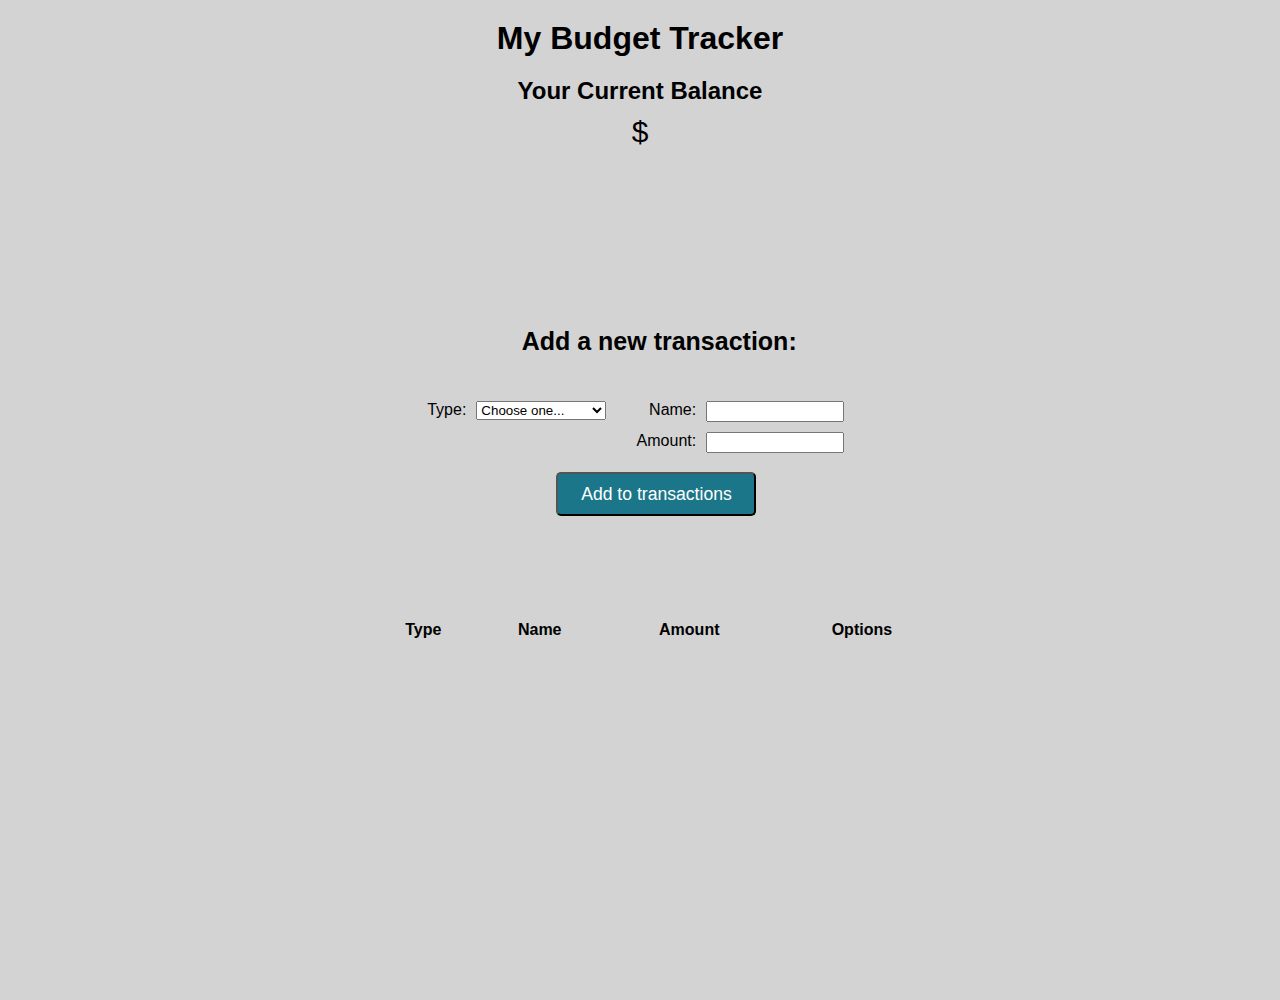
<file: budgetmaker.html>
<!DOCTYPE html>
<html>
<head>
  <title>Budget Tracker</title>
  <link rel="stylesheet" href="budgetmaker.css">
    
</div>
<body>
<div class="headerBar">
    <header>
      <h1 class="title">My Budget Tracker</h1>
      <h2 class="topbar">Your Current Balance</h2>
      <p>
        <span class="currency">$</span>
        <span class="balance"></span>
      </p>
      <header>
  </div>
  <div class="content">
    <h3 class="secondTitle">Add a new transaction: </h3>
    <div class="form">
      <form id="expForm">
        <div class="formLine left">
          <span for="type">Type:</span>
          <select id="type">
            <option value="chooseOne">Choose one...</option>
            <option value="income">Income</option>
            <option value="expense">Expense</option>
          </select>
        </div>
        <div class="formLine right">
          <span for="name">Name:</span>
          <input type="text" id="name">
        </div>

        <div class="formLine right">
          <span for="amount">Amount:</span>
          <input type="text" id="amount">
        </div>
        <button type="submit" class="buttonSave">Add to transactions</button>
      </form>
    </div>
  </div>
        <script src="script.js"></script>
<div class="content">
  <table class="table">
    <thead>
      <tr>
        <th>Type</th>
        <th>Name</th>
        <th>Amount</th>
        <th>Options</th>
      </tr>
    </thead>
    <tbody id="transactionTable"></tbody>
  </table>
</div>
<script src="budgetmaker.js"></script>
</file>
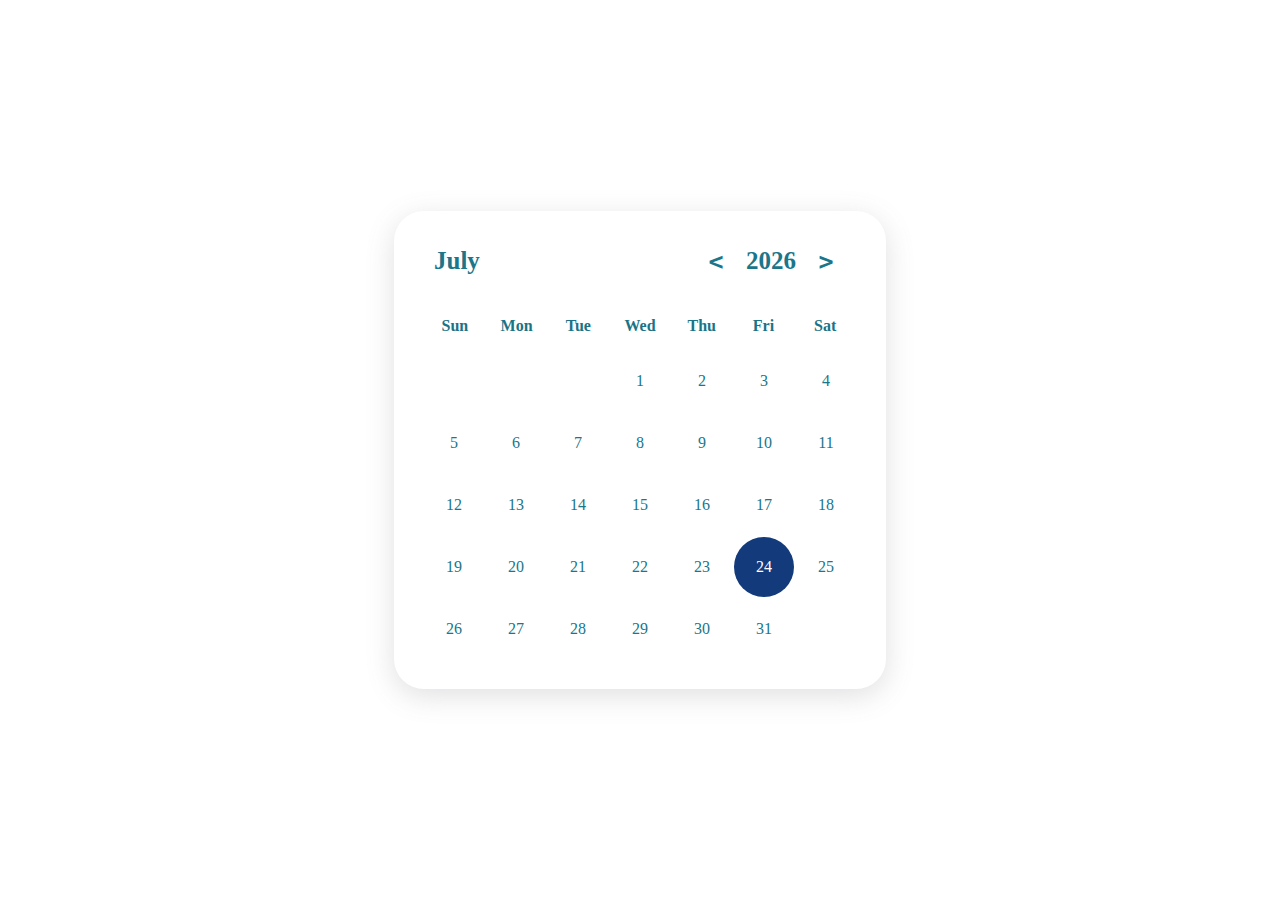
<file: calendar.html>
<!DOCTYPE html>
<html>

<body class="light">
  <link href="calendar.css" rel="stylesheet" type="text/css" />
  
<div class="calendar">
        <div class="calendar-header">
            <span class="month-picker" id="month-picker">February</span>
            <div class="year-picker">
                <span class="year-change" id="prev-year">
                    <pre><</pre>
                </span>
                <span id="year">2023</span>
                <span class="year-change" id="next-year">
                    <pre>></pre>
                </span>
            </div>
        </div>
        <div class="calendar-body">
            <div class="calendar-week-day">
                <div>Sun</div>
                <div>Mon</div>
                <div>Tue</div>
                <div>Wed</div>
                <div>Thu</div>
                <div>Fri</div>
                <div>Sat</div>
            </div>
            <div class="calendar-days"></div>
        </div>
       
        <div class="month-list"></div>
    </div>
  
    <script src="calendar.js"></script>

</body>

</html>
</file>
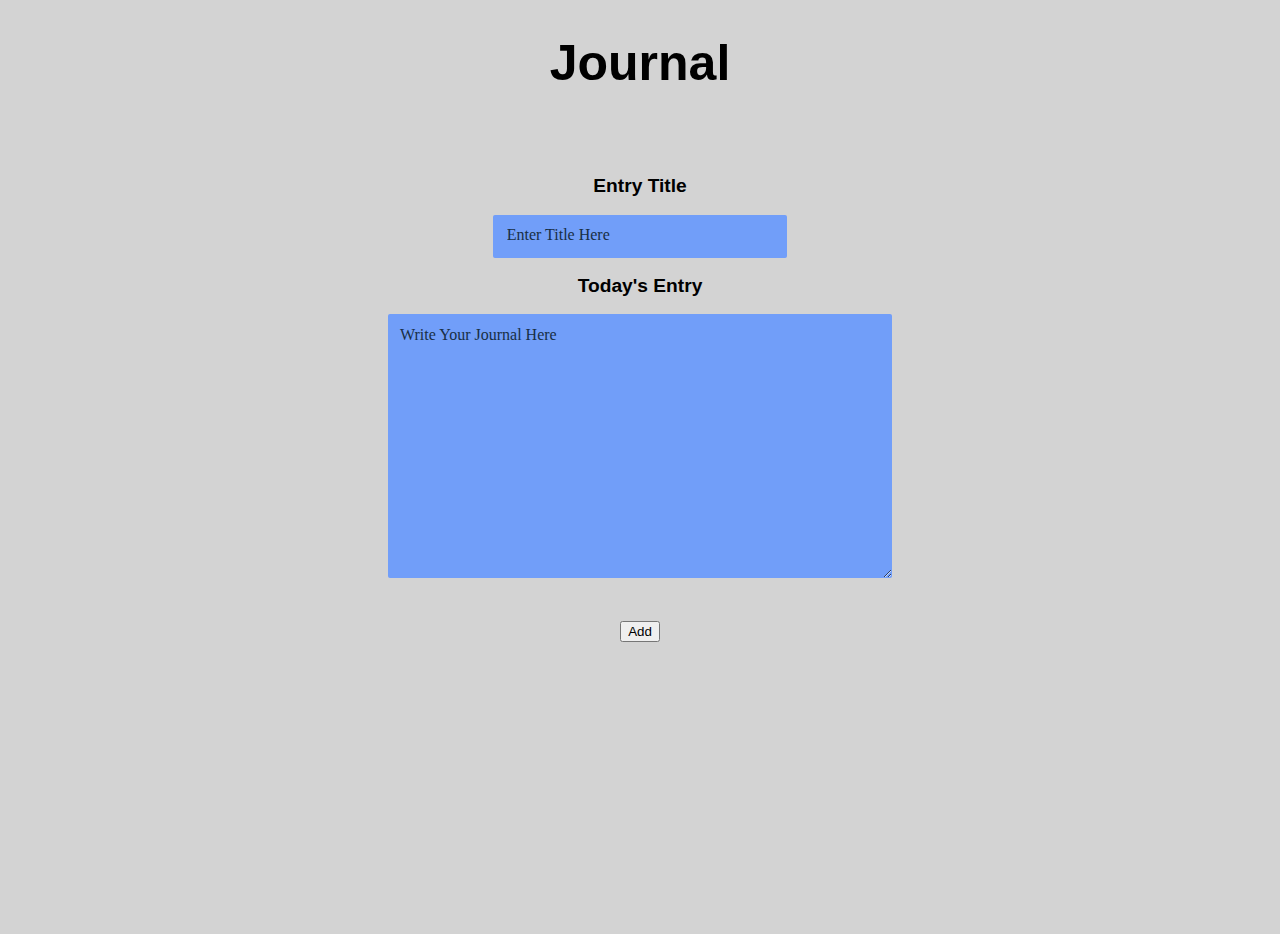
<file: journal.html>
<!DOCTYPE html>
<html>

<head>
  <style>

  </style>
  <h1>
  <center> Journal </center> 
    </h1>
  <meta charset="utf-8">
  <meta name="viewport" content="width=device-width">
  <title>replit</title>
  <link href="journal.css" rel="stylesheet" type="text/css" />

</head>
  <br> </br>
<body>

<center>
<article class="regular">
    <section class="section journal-section">
      <div class="container">
        <div class="container-row container-row-journal">
          <div class="container-item container-item-journal">
            <form id="entryForm" action="">
              <label for="entry-title" class="journal-label">Entry Title</label>
              <input
                type="text"
                name="entry-title"
                id="entry-title"
                class="entry-text-title"
                placeholder="Enter Title Here"
              />
              <label for="entry" class="journal-label">Today's Entry</label>
              <textarea
                name="daily-entry"
                id="entry"
                class="entry-text-box"
                placeholder="Write Your Journal Here"
              ></textarea>
              <br> </br>
              <button class="btn-main entry-submit-btn"type="submit">Add</button>
            </form>
          </div>
        </div>
      </div>
    </section>

    <!-- Journal Entry Results -->
    <section class="section sectionEntryResults" id="entryResultsSection">
      <div class="container">
        <div class="container-row entryResultRow"></div>
      </div>
    </section>

  <script src="journal.js"></script>

</body>

</html>
</file>
<file: budgetmaker.css>
* {
  margin: 0;
  font-family: 'Arial', Times, serif, Helvetica, sans-serif;
}
h1{
  font-family: 'Arial', Times, serif;
}
body {
  min-height: 1000px;
  display: flex;
  flex-direction: column;
  background-color: #d3d3d3;
  color: #black;
}

.headerBar {
  background-color: #d3d3d3;
  color: #black;
  text-align: center;
  padding: 20px;
}

.title {
  margin-bottom: 20px;
  color: #black;
}

.topbar {
  margin-bottom: 10px;
}

.currency {
  font-size: 30px;
  font-weight: 300;
}

.balance {
  font-size: 30px;
  font-weight: 300;
}

.content {
  width: 580px;
  margin: 0 auto;
  padding: 3%;
  padding-left: 6%;
}

.secondTitle {
  background-color: #d3d3d3;
  color: #black;
  text-align: center;
  margin-top: 100px;
  padding: 20px;
  font-size: 25px;
}

.form {
  padding: 5px;
  padding-top: 20px;
  padding-left: 10%;
  justify-content: center;
  background-color: #d3d3d3;
}

.formLine {
  display: inline-flex;
  padding: 5px 0px;
}

.left {
  float: left;
}

.right {
  float: right;
  margin-right: 100px;
}

input,
select {
  width: 130px;
  margin-left: 10px;
}

/* table style */
table {
  width: 100%;
}

thead {
  background-color: #d3d3d3;
  color: black;
  line-height: 30px;
}

tbody {
  background-color: #d3d3d3;
  line-height: 30px;
  text-align: center;
}

/* Button */

button {
  width: 200px;
  color: #fff;
  padding: 10px;
  text-align: center;
  font-size: 1.1em;
  line-height: 20px;
  background-color: #1b768a;
  border-radius: 5px;
  margin: 14px 25%;
  cursor: pointer;
}

button:hover {
  box-shadow: 0 0 0 2px grey;
  transition: 0.5s;
}

a {
  text-decoration: underline;
  cursor: pointer;
}
nav ul {
  list-style-type: none;
  margin: 0;
  padding: 0;
  width: 15%;
  background-color: #fefbfb;
  border: 3px solid #4065a0;
}


nav ul {
  list-style-type: none;
  margin: 0;
  padding: 0;
  width: 15%;
  background-color: #ebf0ee;
  border: 3px solid #3c7c78;
}


nav li a {
  display: block;
  color: #ffffff;
  padding: 4px 8px;
  text-decoration: none;
}

nav li {
  text-align: center;
  border-bottom: 1px solid #d4d3ee;
}

nav li:last-child {
  border-bottom: none;
}

nav li a.active {
  background-color: rgb(167, 200, 236);
  color: #4dc3ff;
}

nav li a:hover:not(.active) {
  background-color: #163045;
  color: #56818a;
}
/* Navigation*/
.topnav {
  background-color: #182e45;
  overflow: hidden;
}

.topnav a {
  float: left;
  color: #f2f2f2;
  text-align: center;
  padding: 14px 16px;
  text-decoration: none;
  font-size: 17px;
}

.topnav a:hover {
  background-color: #171d29;
  color: #fcfcfd;
}

.topnav a.active {
  background-color: #273f59;
  color: #fdfcfc;
}
</file>
<file: calendar.css>
html {
  height: 100%;
  width: 100%;
}
body {
  positxion: relative;
  display: flex;
  justify-content: center;
  align-items: center;
  height: 100vh;
  font-family: 'Poppins', sans-serif;

}
body::before {
  content: "";
  position: absolute;
  top: 0;
  left: 0;
  bottom: 0;
  right: 0;
  background: inherit;
  filter: blur(10px);
}
.calendar {
  position: relative;
  width: 300px;
  background-color: #d3d3d3;
  box-sizing: border-box;
  box-shadow: 0 5px 50px rgba(0, 0, 0, 0.5);
  border-radius: 8px;
  overflow: hidden;
}
.calendar__picture {
  position: relative;
  height: 150px;
  padding: 20px;
  color: #fff;
  background: #273f59
  text-shadow: 0 2px 2px rgba(0, 0, 0, 0.2);
  box-sizing: border-box;
}
.calendar__picture::before {
  content: "";
  left: 0;
  right: 0;
  top: 0;
  bottom: 0;
  position: absolute;
  background: linear-gradient(to top, rgba(0, 0, 0, 0.25), rgba(0, 0, 0, 0.1));
}
.calendar__picture h2 {
  margin: 0;
}
.calendar__picture h3 {
  margin: 0;
  font-weight: 500;
}
.calendar__date {
  padding: 20px;
  display: grid;
  grid-template-columns: repeat(auto-fit, minmax(25px, 1fr));
  grid-gap: 10px;
  box-sizing: border-box;
}
.calendar__day {
  display: flex;
  align-items: center;
  justify-content: center;
  height: 25px;
  font-weight: 600;
  color: #a79386;
}
.calendar__day:nth-child(7) {
  color: #a79386;
}
.calendar__number {
  display: flex;
  align-items: center;
  justify-content: center;
  height: 25px;
  color: #a79386;
}
.calendar__number:nth-child(7n) {
  color: #a79386;
  font-weight: 700;
}
.calendar__number--current, .calendar__number:hover {
  background-color: #a79386;
  color: #fff !important;
  font-weight: 700;
  cursor: pointer;
}
html, body {
  height: 100%;
  width: 100%;
}
:root 
{
    --dark-body: #a79386;
    --dark-main: #a79386;
    --dark-second: #a79386;
    --dark-hover: #79685d;
    --dark-text: #f8fbff;
    --light-main: #ffffff;
    --light-second: #1a7488;
    --light-hover: #afd0de;
    --light-text: #1b768a;
    --blue: #133a7a;
    --white: #fff;
    --shadow: rgba(100, 100, 111, 0.2) 0px 7px 29px 0px;
    --font-family: cursive;
}
.light {
    --bg-body: var(--light-body);
    --bg-main: var(--light-main);
    --bg-second: var(--light-second);
    --color-hover: var(--light-hover);
    --color-txt: var(--light-text);
}

* {
    padding: 0;
    margin: 0;
    border 5px white;
}

html,
body {
    height: 100vh;
    display: grid;
    place-items: center;
    font-family: var(--font-family);
    background-color: var(--bg-body);
}
.calendar {
    height: max-content;
    width: max-content;
    background-color: var(--bg-main);
    border-radius: 30px;
    padding: 20px;
    position: relative;
    overflow: hidden;
}

.light .calendar {
    box-shadow: var(--shadow);
}

.calendar-header {
    display: flex;
    justify-content: space-between;
    align-items: center;
    font-size: 25px;
    font-weight: 600;
    color: var(--color-txt);
    padding: 10px;
}

.calendar-body {
    padding: 10px;
}

.calendar-week-day {
    height: 50px;
    display: grid;
    grid-template-columns: repeat(7, 1fr);
    font-weight: 600;
}

.calendar-week-day div {
    display: grid;
    place-items: center;
    color: var(--bg-second);
}

.calendar-days {
    display: grid;
    grid-template-columns: repeat(7, 1fr);
    gap: 2px;
    color: var(--color-txt);
}

.calendar-days div {
    width: 50px;
    height: 50px;
    display: flex;
    align-items: center;
    justify-content: center;
    padding: 5px;
    position: relative;
    cursor: pointer;
    animation: to-top 1s forwards;
}

.calendar-days div span {
    position: absolute;
}

.calendar-days div:hover span {
    transition: width 0.2s ease-in-out, height 0.2s ease-in-out;
}

.calendar-days div span:nth-child(1),
.calendar-days div span:nth-child(3) {
    width: 2px;
    height: 0;
    background-color: var(--color-txt);
}

.calendar-days div:hover span:nth-child(1),
.calendar-days div:hover span:nth-child(3) {
    height: 100%;
}

.calendar-days div span:nth-child(1) {
    bottom: 0;
    left: 0;
}

.calendar-days div span:nth-child(3) {
    top: 0;
    right: 0;
}

.calendar-days div span:nth-child(2),
.calendar-days div span:nth-child(4) {
    width: 0;
    height: 2px;
    background-color: var(--color-txt);
}

.calendar-days div:hover span:nth-child(2),
.calendar-days div:hover span:nth-child(4) {
    width: 100%;
}

.calendar-days div span:nth-child(2) {
    top: 0;
    left: 0;
}

.calendar-days div span:nth-child(4) {
    bottom: 0;
    right: 0;
}

.calendar-days div:hover span:nth-child(2) {
    transition-delay: 0.2s;
}

.calendar-days div:hover span:nth-child(3) {
    transition-delay: 0.4s;
}

.calendar-days div:hover span:nth-child(4) {
    transition-delay: 0.6s;
}

.calendar-days div.curr-date,
.calendar-days div.curr-date:hover {
    background-color: var(--blue);
    color: var(--white);
    border-radius: 50%;
}

.calendar-days div.curr-date span {
    display: none;
}

.month-picker {
    padding: 5px 10px;
    border-radius: 10px;
    cursor: pointer;
}

.month-picker:hover {
    background-color: var(--color-hover);
}

.year-picker {
    display: flex;
    align-items: center;
}

.year-change {
    height: 40px;
    width: 40px;
    border-radius: 50%;
    display: grid;
    place-items: center;
    margin: 0 10px;
    cursor: pointer;
}

.year-change:hover {
    background-color: var(--color-hover);
}

.calendar-footer {
    padding: 10px;
    display: flex;
    justify-content: flex-end;
    align-items: center;
}

.toggle {
    display: flex;
}

.toggle span {
    margin-right: 10px;
    color: var(--color-txt);
}

.month-list {
    position: absolute;
    width: 100%;
    height: 100%;
    top: 0;
    left: 0;
    background-color: var(--bg-main);
    padding: 20px;
    grid-template-columns: repeat(3, auto);
    gap: 5px;
    display: grid;
    transform: scale(1.5);
    visibility: hidden;
    pointer-events: none;
}

.month-list.show {
    transform: scale(1);
    visibility: visible;
    pointer-events: visible;
    transition: all 0.2s ease-in-out;
}

.month-list > div {
    display: grid;
    place-items: center;
}

.month-list > div > div {
    width: 100%;
    padding: 5px 20px;
    border-radius: 10px;
    text-align: center;
    cursor: pointer;
    color: var(--color-txt);
}

.month-list > div > div:hover {
    background-color: var(--color-hover);
</file>
<file: journal.css>
h1 {
  font-size: 50px;
}
body{
    padding: 0;
    margin: 0;    
    width:100vw;
    height: 100vh;   
  background-color: #d3d3d3;
  font-family: 'Arial', Times, serif;
  font-size: 20px;
  color: #black;
}
textarea  
{  
  color:#182e45;
   font-family:Arial;  
   font-size: 12px;
}
nav ul {
  list-style-type: none;
  margin: 0;
  padding: 0;
  width: 15%;
  background-color: #fefbfb;
  border: 3px solid #4065a0;
}


nav ul {
  list-style-type: none;
  margin: 0;
  padding: 0;
  width: 15%;
  background-color: #ebf0ee;
  border: 3px solid #3c7c78;
}


nav li a {
  display: block;
  color: #ffffff;
  padding: 4px 8px;
  text-decoration: none;
}

nav li {
  text-align: center;
  border-bottom: 1px solid #719ef9;
}

nav li:last-child {
  border-bottom: none;
}

nav li a.active {
  background-color: rgb(167, 200, 236);
  color: #4dc3ff;
}

nav li a:hover:not(.active) {
  background-color: #cfbfb7;
  color: #56818a;
}
/* Navigation*/
.topnav {
  background-color: #182e45;
  overflow: hidden;
}

.topnav a {
  float: left;
  color: #f2f2f2;
  text-align: center;
  padding: 14px 16px;
  text-decoration: none;
  font-size: 17px;
}

.topnav a:hover {
  background-color: #171d29;
  color: #fcfcfd;
}

.topnav a.active {
  background-color: #273f59;
  color: #fdfcfc;
}


.entry-text-title {
  width: 20em;
  margin: 1em auto;
  padding: 1em;
  border-radius: 2px;
  border: unset;
  background-color: #719ef9;
  font-family: 'Times New Roman', Times, serif;
}

.entry-text-title:focus {
  outline-color: #273f59;
  font-family: 'Times New Roman', Times, serif;
  color: #182e45;
  font-size: 1rem;
}

.entry-text-title::placeholder {
  color: #182e45;
  font-family: 'Times New Roman', Times, serif;
  font-size: 1rem;
}

.entry-text-title::-ms-value {
  color: ##719ef9;
  font-family: 'Times New Roman', Times, serif;
  font-size: 1rem;
}

/* Text Box */

.container-row-journal {
  display: flex;
  justify-content: center;
}

.entry-form {
  max-width: 100%;
  margin: 0 auto;
}

.journal-label {
  display: block;
  line-height: 1.6;
  font-size: 1.2rem;
  font-weight: 700;
}

.entry-text-box {
  width: 100%;
  height: 20em;
  margin: 1em auto;
  padding: 1em;
  border-radius: 2px;
  border: unset;
  background-color: #719ef9;
  font-family: 'Arial', Times, serif;
}

@media (min-width: 769px) {
  .entry-text-box {
    width: 40em;
    height: 20em;
    margin: 1em auto;
    padding: 1em;
    border-radius: 2px;
    border: unset;
    background-color: #719ef9;
    font-family: 'Arial', Times, serif;
  }
}

.entry-text-box:focus {
  outline-color: #273f59;
  font-family: 'Arial', Times, serif;
  color: #182e45;
  font-size: 1rem;
}

.entry-text-box::placeholder {
  color: #182e45;
  font-family: 'Times New Roman', Times, serif;
  font-size: 1rem;
}

.entry-submit-btn {
  margin: 0;
}

/* Journal Results Section */

.sectionEntryResults {
  width: 100%;
  margin: 0 auto;
}

.entryResultRow {
  /* display: grid;
  grid-template-columns: repeat(2, 1fr);
  width: 100%;
  margin: 1em auto; */
  display: flex;
  justify-content: center;
  align-items: center;
  flex-wrap: wrap;
}

.single-entry-div {
  max-width: 100%;

  margin: 1em auto;
  padding: 1em 1em;
}

.single-entry-date {
  background-color: #719ef9;
  color: #273f59;
  width: 100%;
}

.heading-results {
  text-align: center;
  text-decoration: underline;
  text-decoration-color: #719ef9;
}
</file>
